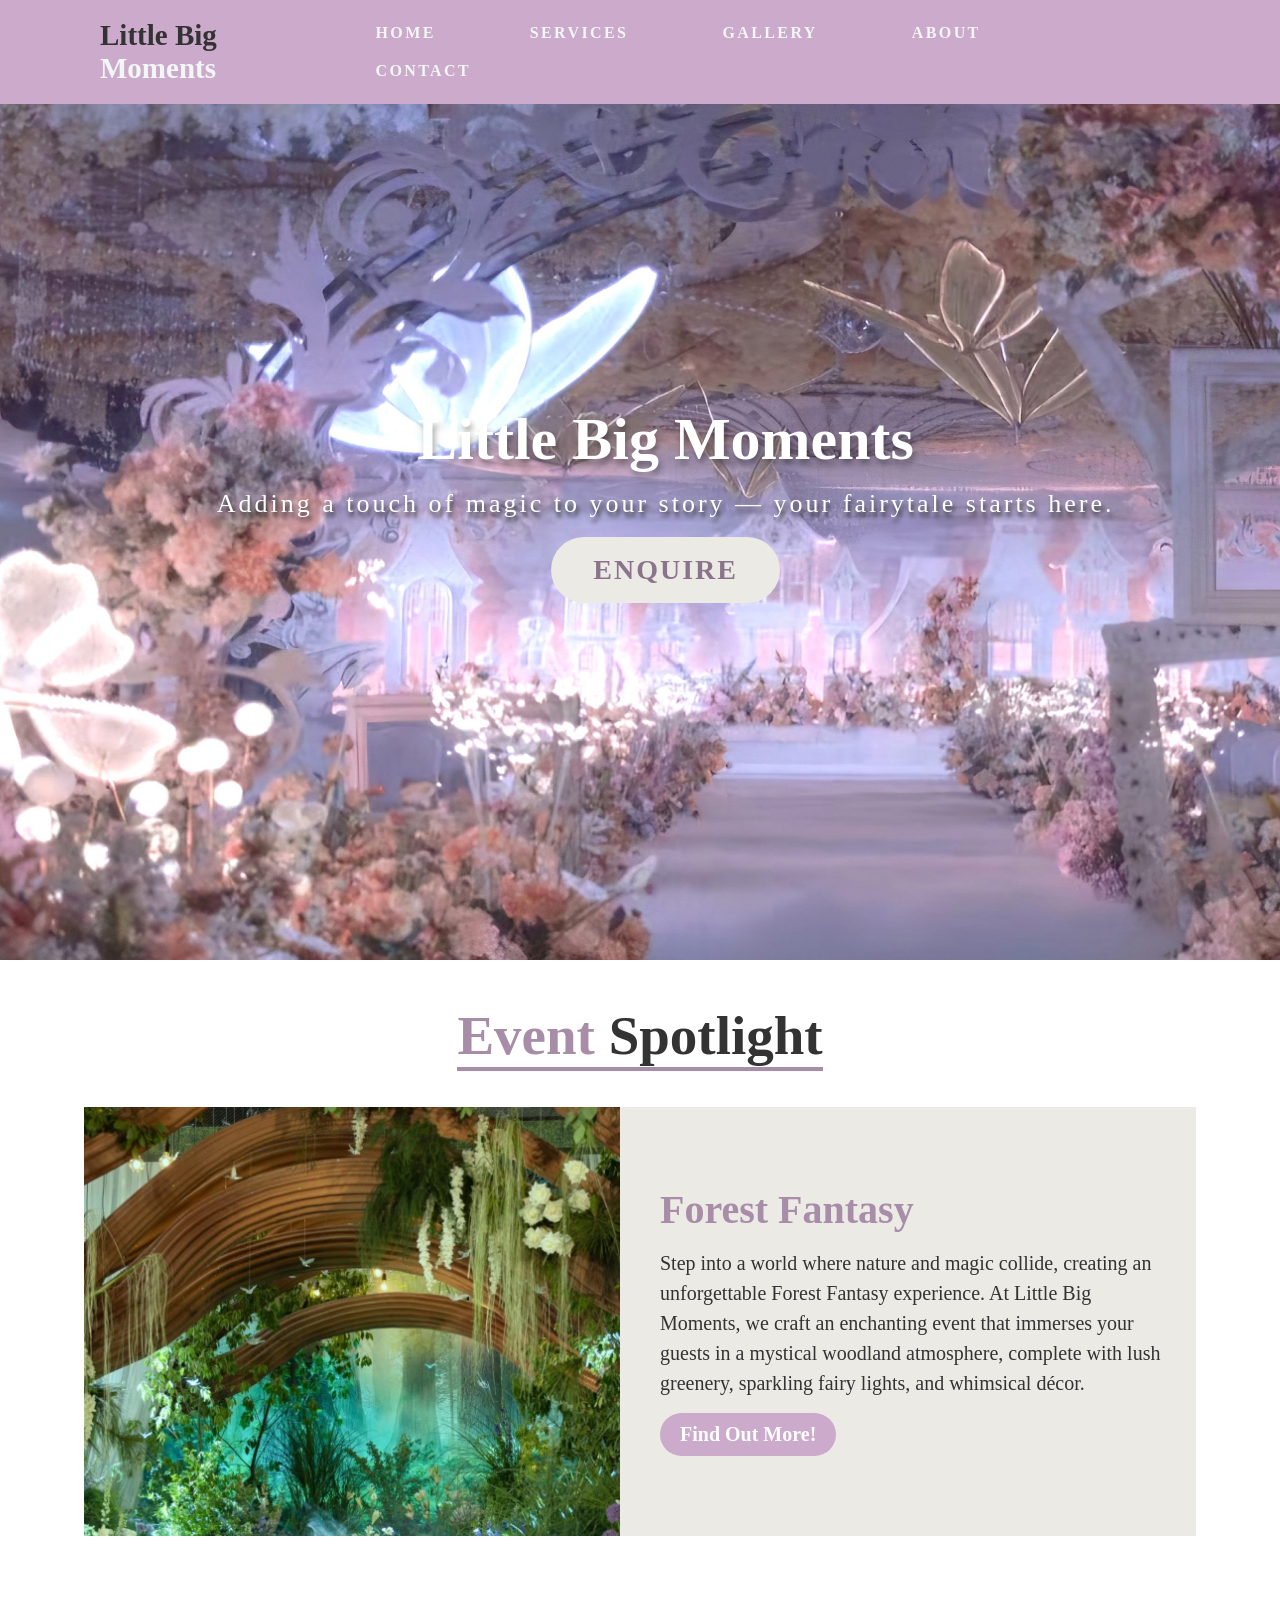
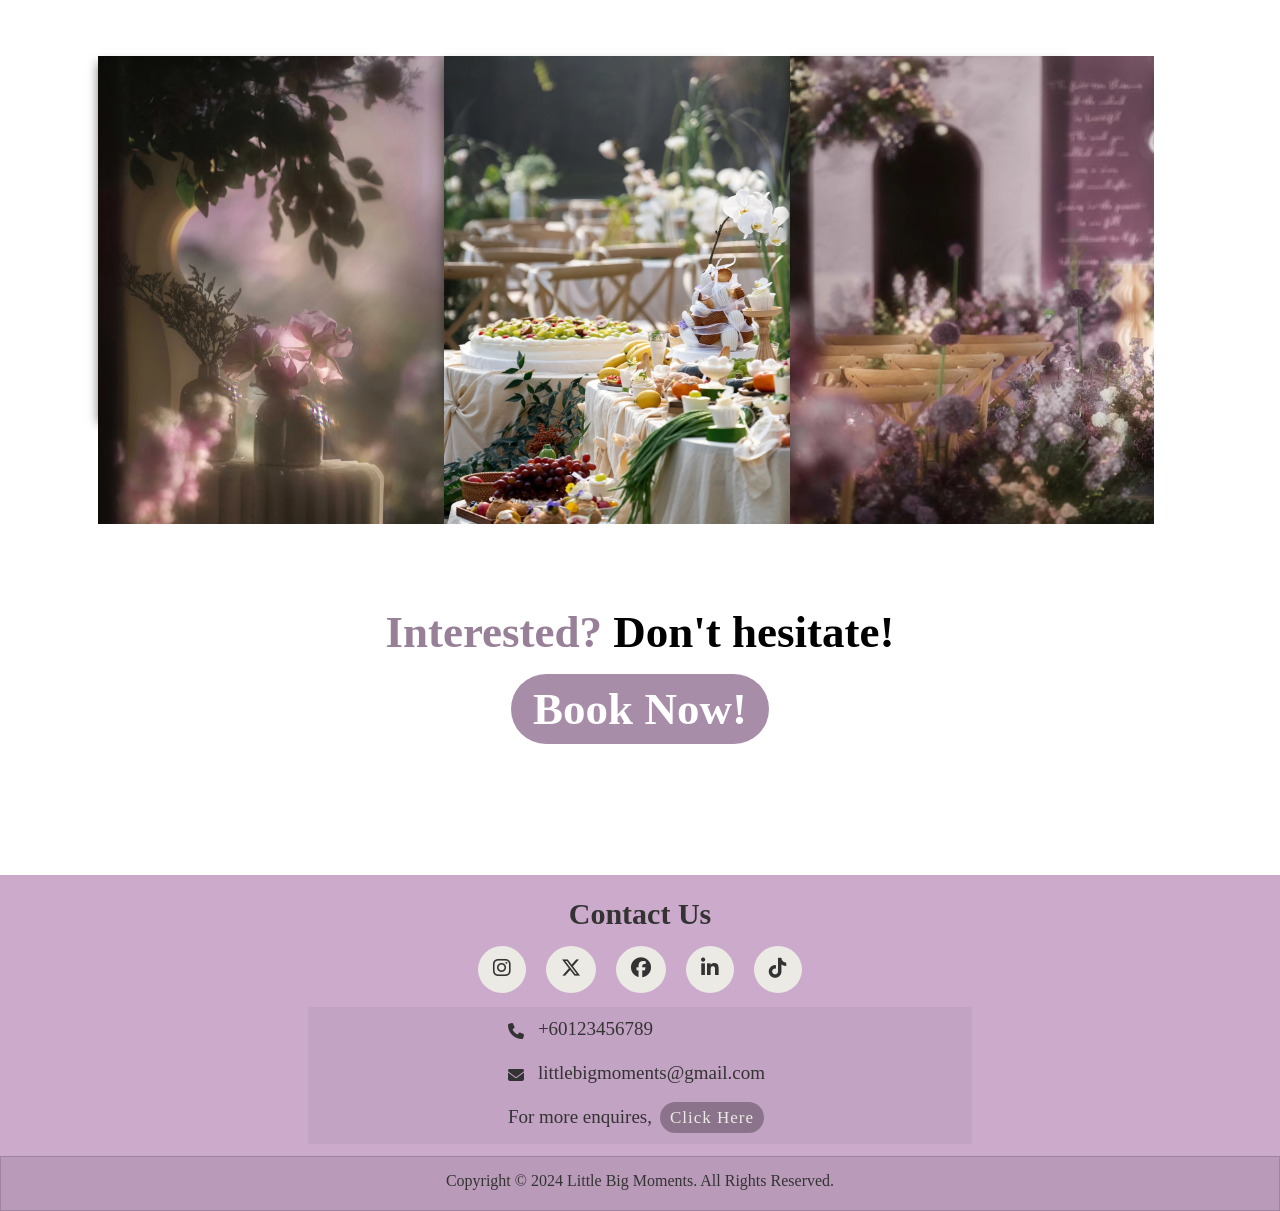
<file: index.html>
<!DOCTYPE html>
<html lang="en">
<head>
    <meta charset="UTF-8">
    <meta name="viewport" content="width=device-width, initial-scale=1.0">
    <title>Little Big Moments</title>
    <link rel="stylesheet" href="index.css">
    <link rel="stylesheet" href="https://cdnjs.cloudflare.com/ajax/libs/font-awesome/6.7.0/css/all.min.css">
    <link href="https://fonts.cdnfonts.com/css/helvetica-neue-55" rel="stylesheet">
</head>
<body>

    <!--Navigation Bar-->
    <nav>
        <div id="logo"><a href="#"><span>Little Big</span> Moments</a></div>
        <ul>
            <li><a href="#" class="navlink">Home</a></li>
            <li><a href="SERVICE PAGE.html" class="navlink">Services</a></li>
            <li><a href="gallery.html" class="navlink">Gallery</a></li>
            <li><a href="About us page.html" class="navlink">About</a></li>
            <li><a href="contact-us.html" class="navlink">Contact</a></li>
        </ul>
    </nav>

    <!--Banner-->
    <div class="hero-full">
        <div class="hero">
            <img src="banner.jpg">
        </div>

        <div class="hero-text">
            <div class="hero-text-h1"><h1>Little Big Moments</h1></div>
            <p>Adding a touch of magic to your story — your fairytale starts here.</p>
            <a href="contact-us.html">Enquire</a>
        </div>
    </div>

    <!--Event Spotlight-->
    <div class="e1-heading">
        <h1><span>Event</span> Spotlight</h1>
    </div>
    <div class="e1-container">
        <section class="e1">
            <div class="e1-img">
                <img src="event.jpg">
            </div>
        
            <div class="e1-content">
                <h2>Forest Fantasy</h2>
                <p>Step into a world where nature and magic collide, creating an unforgettable Forest Fantasy experience. At Little Big Moments, we craft an enchanting event that immerses your guests in a mystical woodland atmosphere, complete with lush greenery, sparkling fairy lights, and whimsical décor.</p>
                <a href="SERVICE PAGE.html" class="e1-button">Find Out More!</a>
            </div>
        </section>
    </div>

    <!--Cards Section-->
    <div class="cards">
        <div class="c-wrapper">
            <div class="card">
                <img src="card 2.jpg">
                <div class="info">
                    <h1>Services</h1>
                    <p>Check out what we have to offer!</p>
                    <a href="SERVICE PAGE.html" class="btn">More</a>
                </div>
            </div>

            <div class="card">
                <img src="card 1.jpg">
                <div class="info">
                    <h1>Gallery</h1>
                    <p>Take inspiration from our previous events!</p>
                    <a href="gallery.html" class="btn">More</a>
                </div>
            </div>

            <div class="card">
                <img src="card 3.jpg">
                <div class="info">
                    <h1>About Us</h1>
                    <p>Get to know us better!</p>
                    <a href="About us page.html" class="btn">More</a>
                </div>
            </div>
        </div>
    </div>

    <!--Book now button-->
    <div class="book-now">
        <p><span>Interested?</span> Don't hesitate!</p>
        <div class="book-now-btn"><a href="contact-us.html">Book Now!</a></div>
    </div>

    <!--Footer-->
    <footer>
        <div class="footer-content">
            <h2>Contact Us</h2>
            <ul class="socials">
                <li><a href="https://www.instagram.com/audreytjw/" target="blank"><i class="fa-brands fa-instagram"></i></a></li>
                <li><a href="https://www.instagram.com/ayeshaimtiiyaz/" target="blank"><i class="fa-brands fa-x-twitter"></i></a></li>
                <li><a href="https://www.instagram.com/_fateh.j/" target="blank"><i class="fa-brands fa-facebook"></i></a></li>
                <li><a href="https://www.instagram.com/hayley.lq/" target="blank"><i class="fa-brands fa-linkedin-in"></i></a></li>
                <li><a href="https://www.instagram.com/janani.jane06/" target="blank"><i class="fa-brands fa-tiktok"></i></a></li>
            </ul>
            <div class="contact-border">
                <ul class="contact-info">
                    <li>
                        <span><i class="fa-solid fa-phone"></i></span><p>+60123456789</p>
                    </li>
                    <li>
                        <span><i class="fa-solid fa-envelope"></i></span><p>littlebigmoments@gmail.com</p>
                    </li>
                </ul>
                <p>For more enquires,<a href="contact-us.html" class="click-here">Click Here</a></p>
            </div>
        </div>

        <div class="copyright">
             <p>Copyright &copy; 2024 Little Big Moments. All Rights Reserved.</p>
        </div>
    </footer>

</body>
</html>
</file>
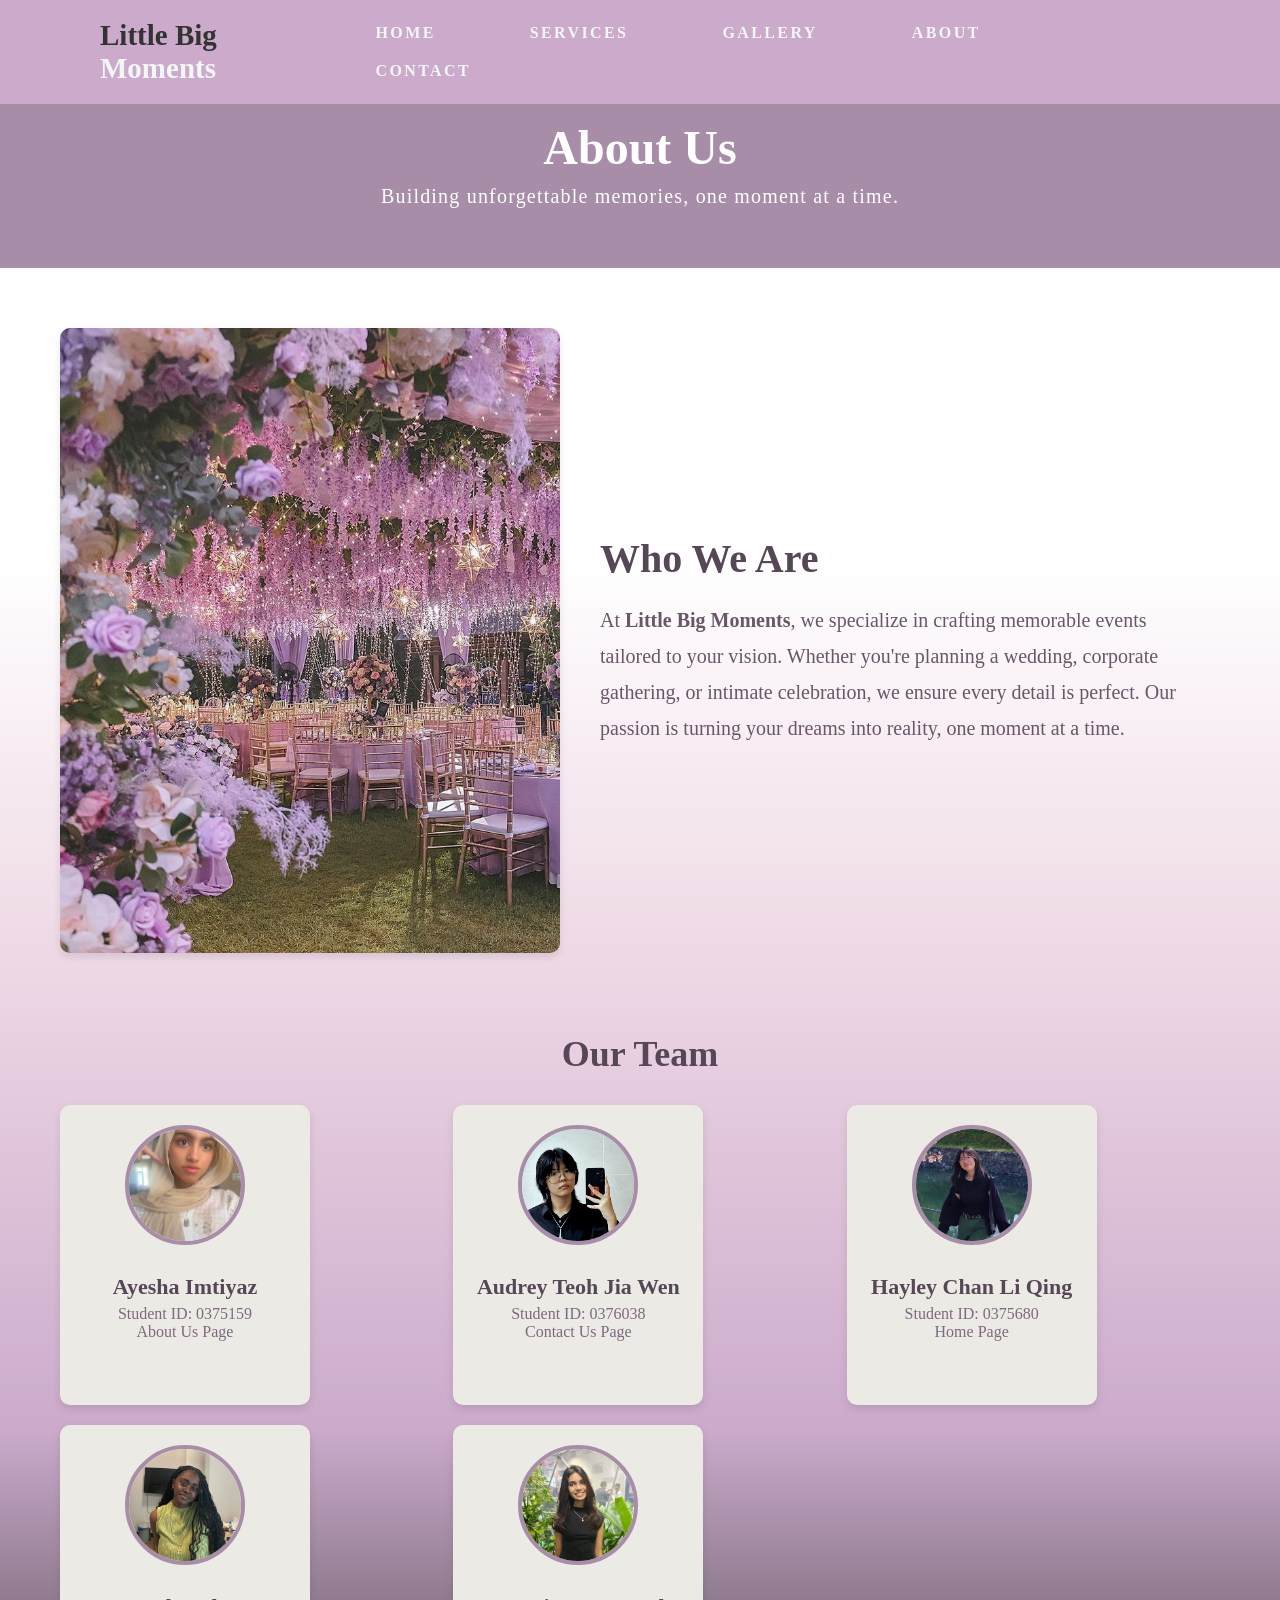
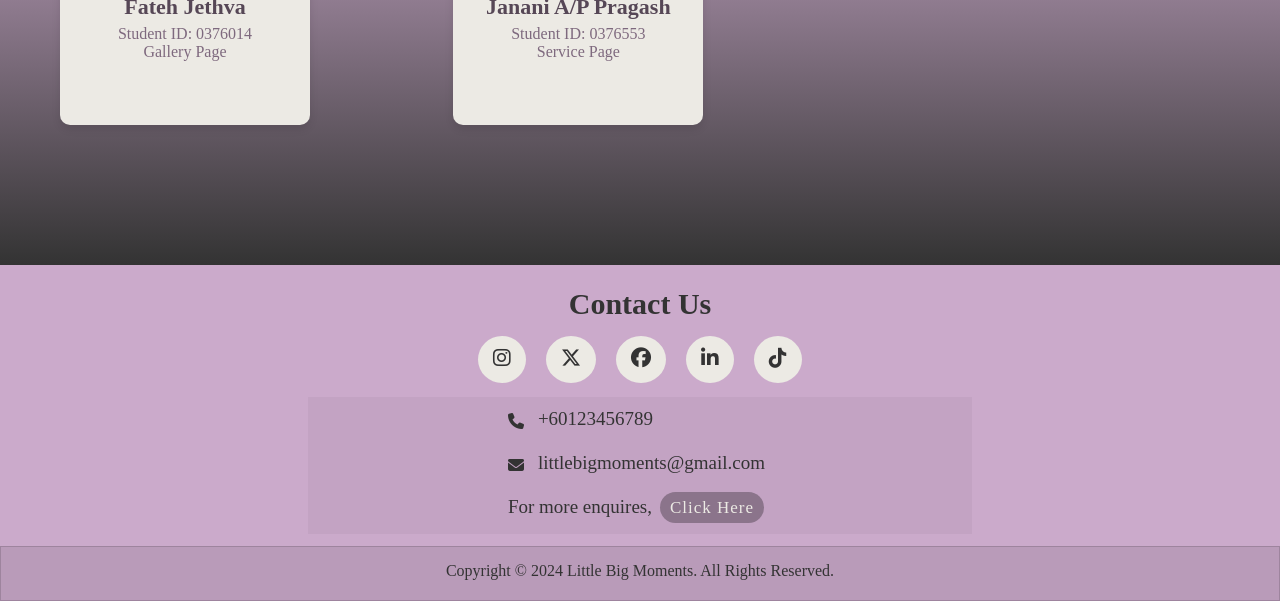
<file: About us page.html>
<!DOCTYPE html>
<html lang="en">
<head>
    <meta charset="UTF-8">
    <meta name="viewport" content="width=device-width, initial-scale=1.0">
    <title>About Us</title>
    <link rel="stylesheet" href="https://cdnjs.cloudflare.com/ajax/libs/font-awesome/6.7.0/css/all.min.css">
    <style>
        :root {
            --eggplant: #564756ff;
            --eggplant-2: #5f4e5fff;
            --eggplant-3: #695669ff;
            --chinese-violet: #735f73ff;
            --chinese-violet-2: #7e697eff;
            --mountbatten-pink: #8b748bff;
            --mountbatten-pink-2: #998099ff;
            --rose-quartz: #a88da8ff;
            --lilac: #b99bb9ff;
            --lilac-2: #cbaacbff;
            --white: #ffffff;
        }

        *{
            text-decoration: none;
            padding: 0;
            margin: 0;
            box-sizing: border-box;
        }

        body {
            font-family: 'Times New Roman', Times, serif;
            margin: 0;
            padding: 0;
            background: linear-gradient(white 30%, #ECD5E3, #CBAACB, #333), url('https://www.transparenttextures.com/patterns/glitter.png');
            color: var(--eggplant);
            background-blend-mode: overlay;
            background-size: cover;
            min-height: 100%;
            padding-top: 60px;
            width: 100%;
            overflow-x: hidden;
        }

        html{
            scroll-behavior: smooth;
        }

        /* Navigation Bar */
        nav{
            display: flex;
            align-items: center;
            justify-content: space-between;
            padding: 14px 100px;
            background-color: #CBAACB;
            position: fixed;
            top: 0;
            width: 100%;
            z-index: 9999;
        }
        #logo{
            font-size: 29px;
            font-weight: bold;
            transition: 0.2s ease-in-out;
            position: relative;
        }
        #logo a{
            color: #F2F7F5;
        }
        #logo span{
            color: #333
        }
        #logo:hover{
            transform: scale(1.06);
        }
        nav ul li{
            list-style-type: none;
            display: inline-block;
            padding: 10px 20px;
        }
        nav ul li a{
            color: #F2F7F5;
            text-decoration: none;
            font-weight: bold;
            font-size: 16px;
            padding: 25px;
            text-transform: uppercase;
            letter-spacing: 0.15em;
            position: relative;
            outline: none;
            transition: 0.2s;
        }
        nav ul li a:hover{
            color:#333;
            transition: .3s;
        }
        .navlink::after {
            content: "";
            background-color: #333;
            position: absolute;
            bottom: 0;
            left: 0;
            height: 3.5px;
            width: 0;
            transition: 0.35s;
        }
        .navlink:hover,
        .navlink:focus {
            color: #333;
        }
        .navlink:hover::after,
        .navlink:focus::after {
            background-color: #333;
            width: 100%;
        }

        /* Header Section */
        header {
            background-color: var(--rose-quartz);
            color: var(--white);
            padding: 60px 20px;
            text-align: center;
        }

        header h1 {
            font-size: 48px;
            margin: 0;
            font-weight: bold;
        }

        header p {
            font-size: 20px;
            margin-top: 10px;
            letter-spacing: 1.2px;
        }

        @media only screen and (max-width: 900px){
            header{
                padding: 50px 20px;
                padding-top: 250px;
            }
            nav ul li{
            padding: 15px 20px;
            }
        }

        /* About Section */
        .about-section {
            display: flex;
            flex-wrap: wrap;
            align-items: center;
            max-width: 1200px;
            margin: 40px auto;
            padding: 20px;
            gap: 20px;
        }

        .about-section img {
            flex: 1;
            max-width: 500px;
            border-radius: 10px;
            box-shadow: 0 4px 8px rgba(0, 0, 0, 0.1);
        }

        .about-text {
            flex: 1;
            padding: 20px;
        }

        .about-text h2 {
            font-size: 40px;
            color: var(--eggplant);
            margin-bottom: 20px;
        }

        .about-text p {
            font-size: 20px;
            line-height: 1.8;
            color: var(--eggplant-3);
        }

        /* Team Section */
        .team {
            max-width: 1200px;
            margin: 40px auto;
            padding: 20px;
        }

        .team h2 {
            text-align: center;
            font-size: 36px;
            color: var(--eggplant);
            margin-bottom: 30px;
        }

        .team-grid {
            display: grid;
            grid-template-columns: repeat(3, 1fr);
            gap: 20px;
            justify-content: center;
            margin-bottom: 80px;
        }

        .team-grid .team-member:nth-child(4),
        .team-grid .team-member:nth-child(5) {
            grid-column: span 1;
        }

        .team-member {
            background-color: #ECEAE4;
            border-radius: 10px;
            padding: 20px;
            text-align: center;
            box-shadow: 0 4px 8px rgba(0, 0, 0, 0.1);
            transition: transform 0.3s ease;
            width: 250px;
            height: 300px;
        }

        .team-member:hover {
            transform: translateY(-10px);
        }

        .team-member img {
            width: 120px;
            height: 120px;
            border-radius: 50%;
            object-fit: cover;
            margin-bottom: 15px;
            border: 4px solid var(--rose-quartz);
        }

        .team-member h3 {
            font-size: 22px;
            color: var(--eggplant);
            margin: 10px 0 5px;
        }

        .team-member p {
            font-size: 16px;
            color: var(--chinese-violet-2);
        }

        /* Footer Section */
        footer{
            width: 100%;
            height: auto;
            background: #CBAACB;
            padding-top: 15px;
            color: #333;
            position: absolute;
        }
        .footer-content{
            display: flex;
            align-items: center;
            justify-content: center;
            flex-direction: column;
        }
        .footer-content h2{
            font-size: 30px;
            font-weight: bold;
            line-height: 3rem;
        }
        .footer-content p{
            max-width: 500px;
            margin: 10px auto;
            line-height: 28px;
            font-size: 18px;
        }
        .contact-info{
            position: relative;
            list-style: none;
        }
        .contact-info li{
            display: grid;
            grid-template-columns: 30px 1fr;
            margin-bottom: 0;
        }
        .contact-info li span{
            display: grid;
            align-items: center;
        }
        .contact-info li p{
            margin-left: 0;
        }
        .footer-content p{
            font-size: 19px;
            margin-top: 0;
        }
        .footer-content .click-here{
            margin: 8px;
            border: 2px solid transparent;
            border-radius: 20px;
            background-color: #8b748bff;
            color:#ECEAE4;
            padding: 4px 8px;
            transition: 0.25s ease-in-out;
            letter-spacing: 1px;
            font-size: 17px;
        }
        .footer-content .click-here:hover{
            background-color: #695669ff;
            color:#ECEAE4;
            box-shadow: 0px 2px 5px rgba(0, 0, 0, 0.5);
        }
        .contact-border p{
            margin-top: 6px;
        }
        .contact-border{
            padding: 2px 200px;
            background-color: rgba(0, 0, 0, 0.04);
            transition: 0.3s ease-in-out;
            margin-bottom: 12px;
        }
        .contact-border:hover{
            background-color: rgba(0, 0, 0, 0.09);
            box-shadow: 0px 5px 12px rgba(0, 0, 0, 0.4);
        }
        .socials{
            list-style: none;
            display: flex;
            align-items: center;
            justify-content: center;
            margin-bottom: 28px;
            margin-top: 20px;
        }
        .socials li{
            margin: 0 10px;
            transition: 0.25s ease-in-out;
        }
        .socials a{
            text-decoration: none;
            color: #333;
            border: 15px solid transparent;
            border-radius: 50%;
            background-color: #ECEAE4;
            color:#333;
            transition: 0.25s ease-in-out;
        }
        .socials a i{
            font-size: 20px;
        }
        .socials a:hover{
            color: #ECEAE4;
            background-color: #695669ff;
        }
        .socials li:hover{
            transform: scale(1.15);
        }
        .copyright{
            width: 100%;
            background: #b99bb9ff;
            padding: 15px 100px 20px;
            text-align: center;
            color: #333;
            border: 1px solid rgba(0,0,0,0.15);
        }
        @media only screen and (max-width: 800px){
            .footer-content .click-here{
                margin: 0;
            }
            .team-grid {
            grid-template-columns: repeat(1, 1fr);
            margin-left: 120px;
            margin-right: auto;
            }
        }

    </style>
</head>

    <!--Navigation Bar-->
    <nav>
        <div id="logo"><a href="index.html"><span>Little Big</span> Moments</a></div>
        <ul>
            <li><a href="index.html" class="navlink">Home</a></li>
            <li><a href="SERVICE PAGE.html" class="navlink">Services</a></li>
            <li><a href="gallery.html" class="navlink">Gallery</a></li>
            <li><a href="#" class="navlink">About</a></li>
            <li><a href="contact-us.html" class="navlink">Contact</a></li>
        </ul>
    </nav>

<body>
    <!-- Header -->
    <header>
        <h1>About Us</h1>
        <p>Building unforgettable memories, one moment at a time.</p>
    </header>

    <!-- About Section -->
    <div class="about-section">
        <img src="about us.jpg" alt="Wedding Event">
        <div class="about-text">
            <h2>Who We Are</h2>
            <p>
                At <strong>Little Big Moments</strong>, we specialize in crafting memorable events tailored to your vision. 
                Whether you're planning a wedding, corporate gathering, or intimate celebration, we ensure every detail is perfect. 
                Our passion is turning your dreams into reality, one moment at a time.
            </p>
        </div>
    </div>

    <!-- Team Section -->
    <div class="team">
        <h2>Our Team</h2>
        <div class="team-grid">
            <!-- First Row -->
            <div class="team-member">
                <img src="ayesha.jpg" alt="Ayesha Imtiyaz">
                <h3>Ayesha Imtiyaz</h3>
                <p>Student ID: 0375159</p>
                <p>About Us Page</p>
            </div>
            <div class="team-member">
                <img src="audrey.jpg" alt="Audrey Teoh Jia Wen">
                <h3>Audrey Teoh Jia Wen</h3>
                <p>Student ID: 0376038</p>
                <p>Contact Us Page</p>
            </div>
            <div class="team-member">
                <img src="hayley.jpg" alt="Hayley Chan Li Qing">
                <h3>Hayley Chan Li Qing</h3>
                <p>Student ID: 0375680</p>
                <p>Home Page</p>
            </div>
            <!-- Second Row -->
            <div class="team-member">
                <img src="fateh.jpg" alt="Fateh Jethva">
                <h3>Fateh Jethva</h3>
                <p>Student ID: 0376014</p>
                <p>Gallery Page</p>
            </div>
            <div class="team-member">
                <img src="janani.jpg" alt="Janani A/P Pragash">
                <h3>Janani A/P Pragash</h3>
                <p>Student ID: 0376553</p>
                <p>Service Page</p>
            </div>
        </div>
    </div>

    <!--Footer-->
    <footer>
        <div class="footer-content">
            <h2>Contact Us</h2>
            <ul class="socials">
                <li><a href="https://www.instagram.com/audreytjw/" target="blank"><i class="fa-brands fa-instagram"></i></a></li>
                <li><a href="https://www.instagram.com/ayeshaimtiiyaz/" target="blank"><i class="fa-brands fa-x-twitter"></i></a></li>
                <li><a href="https://www.instagram.com/_fateh.j/" target="blank"><i class="fa-brands fa-facebook"></i></a></li>
                <li><a href="https://www.instagram.com/hayley.lq/" target="blank"><i class="fa-brands fa-linkedin-in"></i></a></li>
                <li><a href="https://www.instagram.com/janani.jane06/" target="blank"><i class="fa-brands fa-tiktok"></i></a></li>
            </ul>
            <div class="contact-border">
                <ul class="contact-info">
                    <li>
                        <span><i class="fa-solid fa-phone"></i></span><p>+60123456789</p>
                    </li>
                    <li>
                        <span><i class="fa-solid fa-envelope"></i></span><p>littlebigmoments@gmail.com</p>
                    </li>
                </ul>
                <p>For more enquires,<a href="contact-us.html" class="click-here">Click Here</a></p>
            </div>
        </div>

        <div class="copyright">
             <p>Copyright &copy; 2024 Little Big Moments. All Rights Reserved.</p>
        </div>
    </footer>

</body>
</html>
</file>
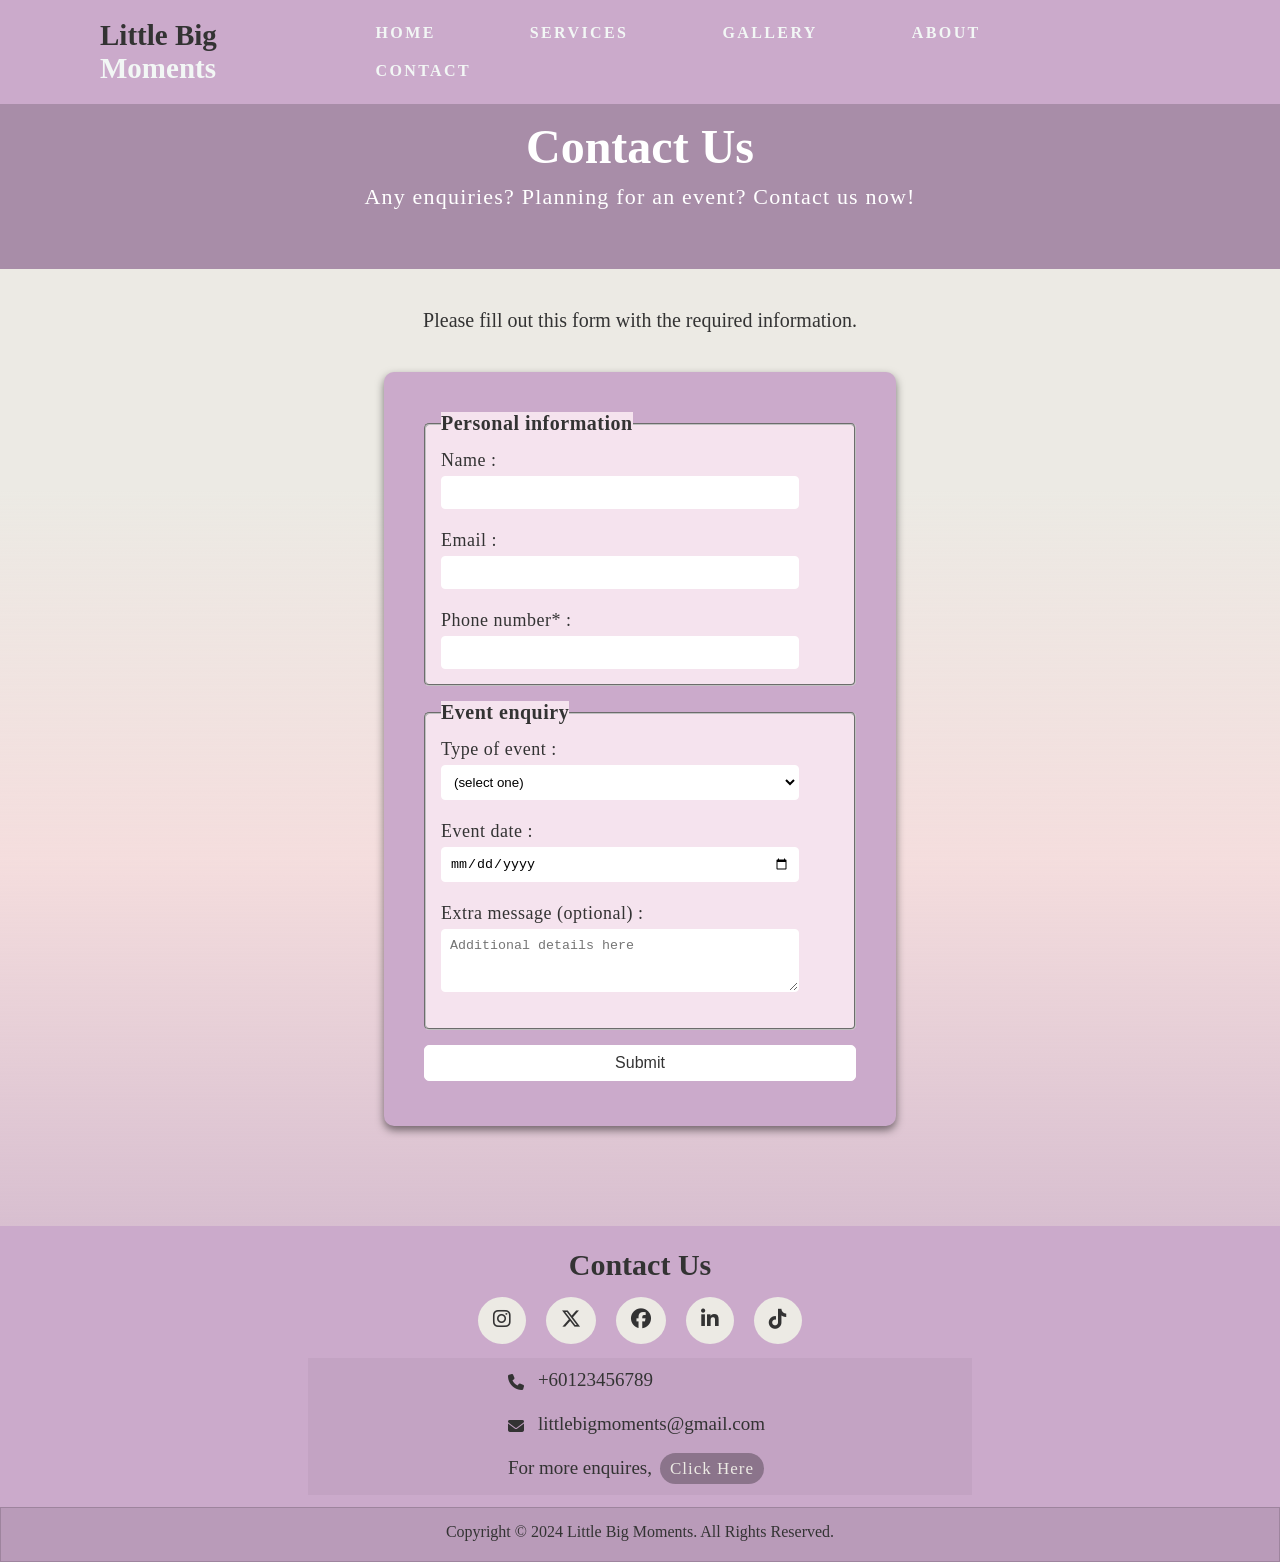
<file: contact-us.html>
<!DOCTYPE html>
<html lang="en">
<head>
    <meta charset="UTF-8">
    <meta name="viewport" content="width=device-width, initial-scale=1.0">
    <title>Contact Us</title>
    <link rel="stylesheet" href="contact-us.css">
    <link rel="stylesheet" href="https://cdnjs.cloudflare.com/ajax/libs/font-awesome/6.7.0/css/all.min.css">
</head>
<body>

    <!--Navigation Bar-->
    <nav>
        <div id="logo"><a href="index.html"><span>Little Big</span> Moments</a></div>
        <ul>
            <li><a href="index.html" class="navlink">Home</a></li>
            <li><a href="SERVICE PAGE.html" class="navlink">Services</a></li>
            <li><a href="gallery.html" class="navlink">Gallery</a></li>
            <li><a href="About us page.html" class="navlink">About</a></li>
            <li><a href="#" class="navlink">Contact</a></li>
        </ul>
    </nav>

    <!-- Header -->
    <header>
        <h1>Contact Us</h1>
        <p>Any enquiries? Planning for an event? Contact us now!</p>
    </header>

    <p class="instruction">Please fill out this form with the required information.</p>
    <div class="form">
        <form method="get" action="submitted.html"> <!--redirects to the page submitted.html once the form is submitted-->
            <fieldset class="info">
                <legend class="info">Personal information</legend>
                <label for="name">Name : </label>
                <input id="name" name="name" type="text" required><br>
                <label for="email">Email : </label>
                <input id="email" name="email" type="email" required></label><br>
                <label for="phone">Phone number* : </label>
                <input id="phone" name="phone" type="tel" required>
            </fieldset>
            <fieldset class="enquiry">
                <legend class="enquiry">Event enquiry</legend>
                <label for="event-type">Type of event : </label>
                <select id="event-type" name="event-type">
                    <option value="">(select one)</option>
                    <option value="1">Wedding Event</option>
                    <option value="2">Party Planning</option>
                    <option value="3">Corporate Event</option>
                    <option value="4">Conference Event</option>
                    <option value="5">Launching Event</option>
                    <option value="6">Outdoor Event</option>
                </select><br>
                <label for="date">Event date : </label>
                <input id="date" name="date" type="date"><br>
                <label for="message">Extra message (optional) : </label>
                <textarea id="message" name="message" rows="3" cols="40" placeholder="Additional details here"></textarea><br>
            </fieldset>
            <input class="submit" type="submit" value="Submit">
        </form>
    </div> 
    
    <!--Footer-->
    <footer>
        <div class="footer-content">
            <h2>Contact Us</h2>
            <ul class="socials">
                <li><a href="https://www.instagram.com/audreytjw/" target="blank"><i class="fa-brands fa-instagram"></i></a></li>
                <li><a href="https://www.instagram.com/ayeshaimtiiyaz/" target="blank"><i class="fa-brands fa-x-twitter"></i></a></li>
                <li><a href="https://www.instagram.com/_fateh.j/" target="blank"><i class="fa-brands fa-facebook"></i></a></li>
                <li><a href="https://www.instagram.com/hayley.lq/" target="blank"><i class="fa-brands fa-linkedin-in"></i></a></li>
                <li><a href="https://www.instagram.com/janani.jane06/" target="blank"><i class="fa-brands fa-tiktok"></i></a></li>
            </ul>
            <div class="contact-border">
                <ul class="contact-info">
                    <li>
                        <span><i class="fa-solid fa-phone"></i></span><p>+60123456789</p>
                    </li>
                    <li>
                        <span><i class="fa-solid fa-envelope"></i></span><p>littlebigmoments@gmail.com</p>
                    </li>
                </ul>
                <p>For more enquires,<a href="#" class="click-here">Click Here</a></p>
            </div>
            
        </div>

        <div class="copyright">
             <p>Copyright &copy; 2024 Little Big Moments. All Rights Reserved.</p>
        </div>
    </footer>

</body>
</html>
</file>
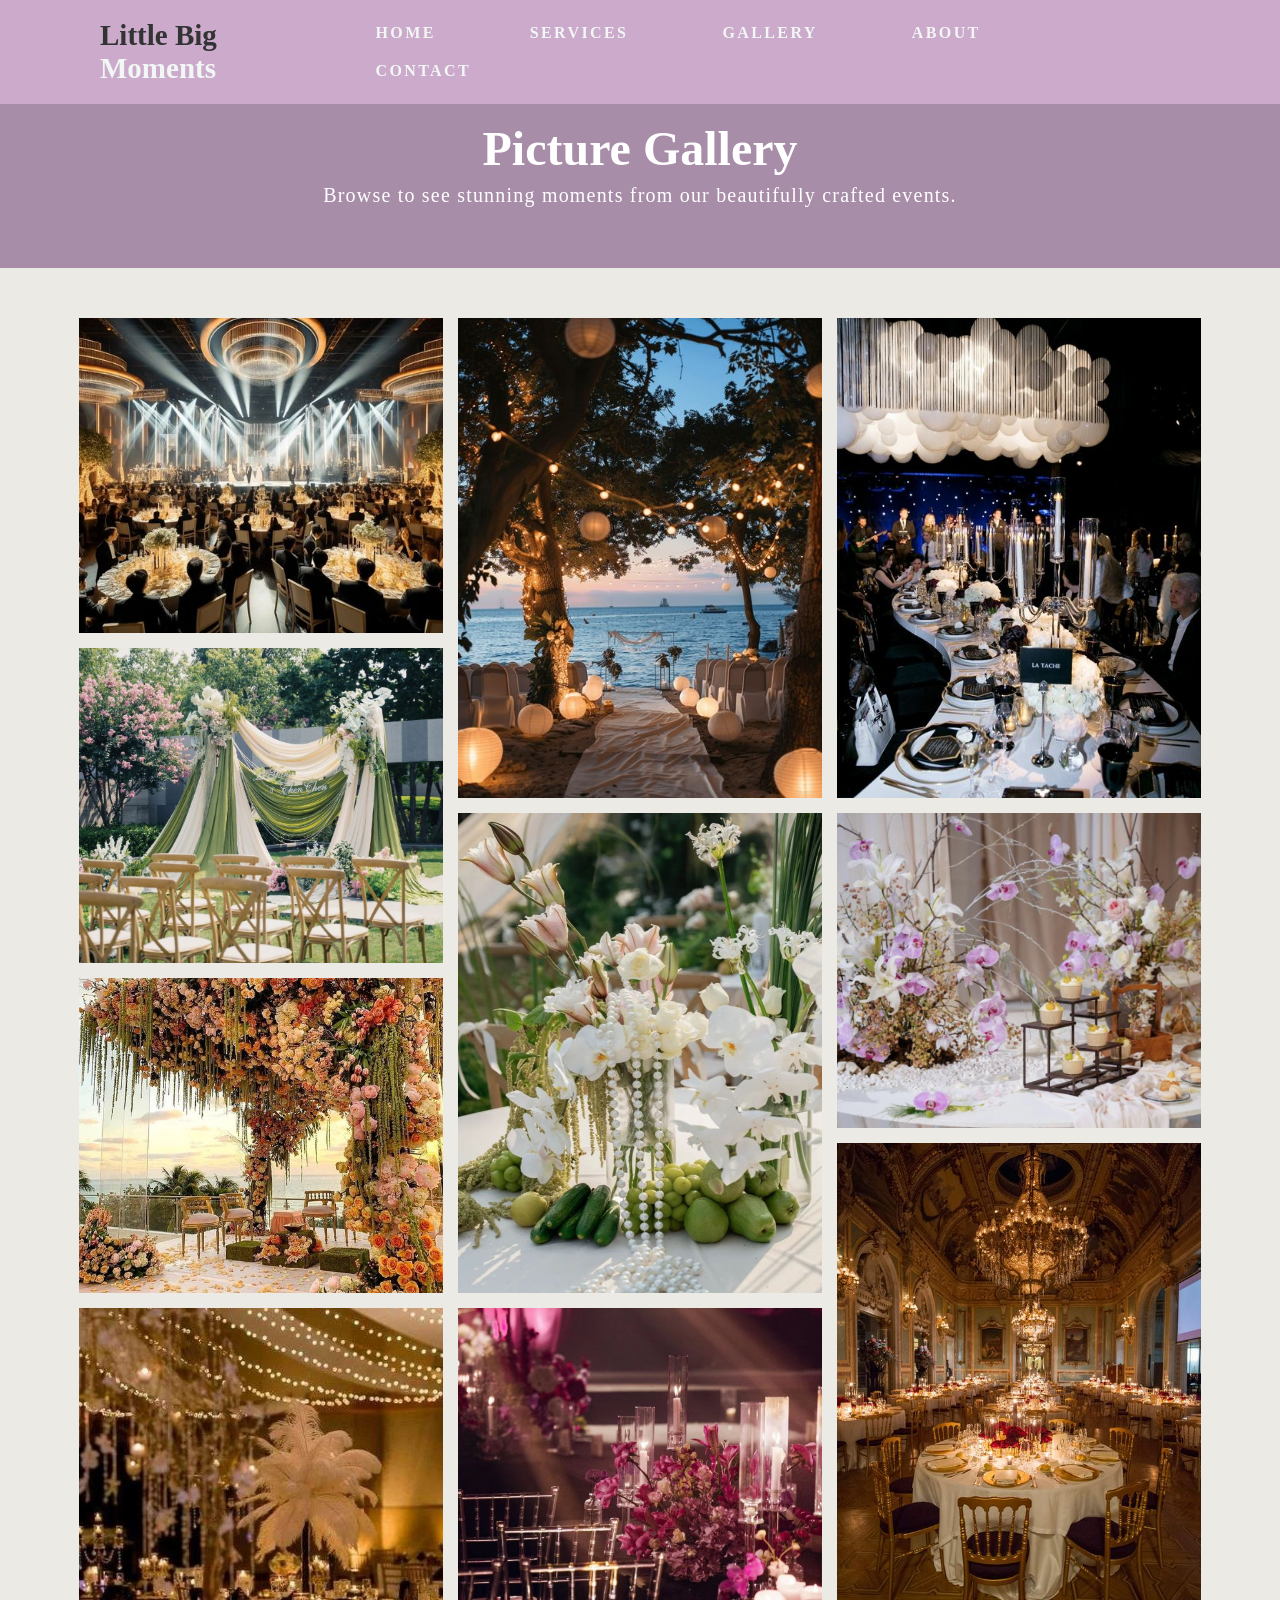
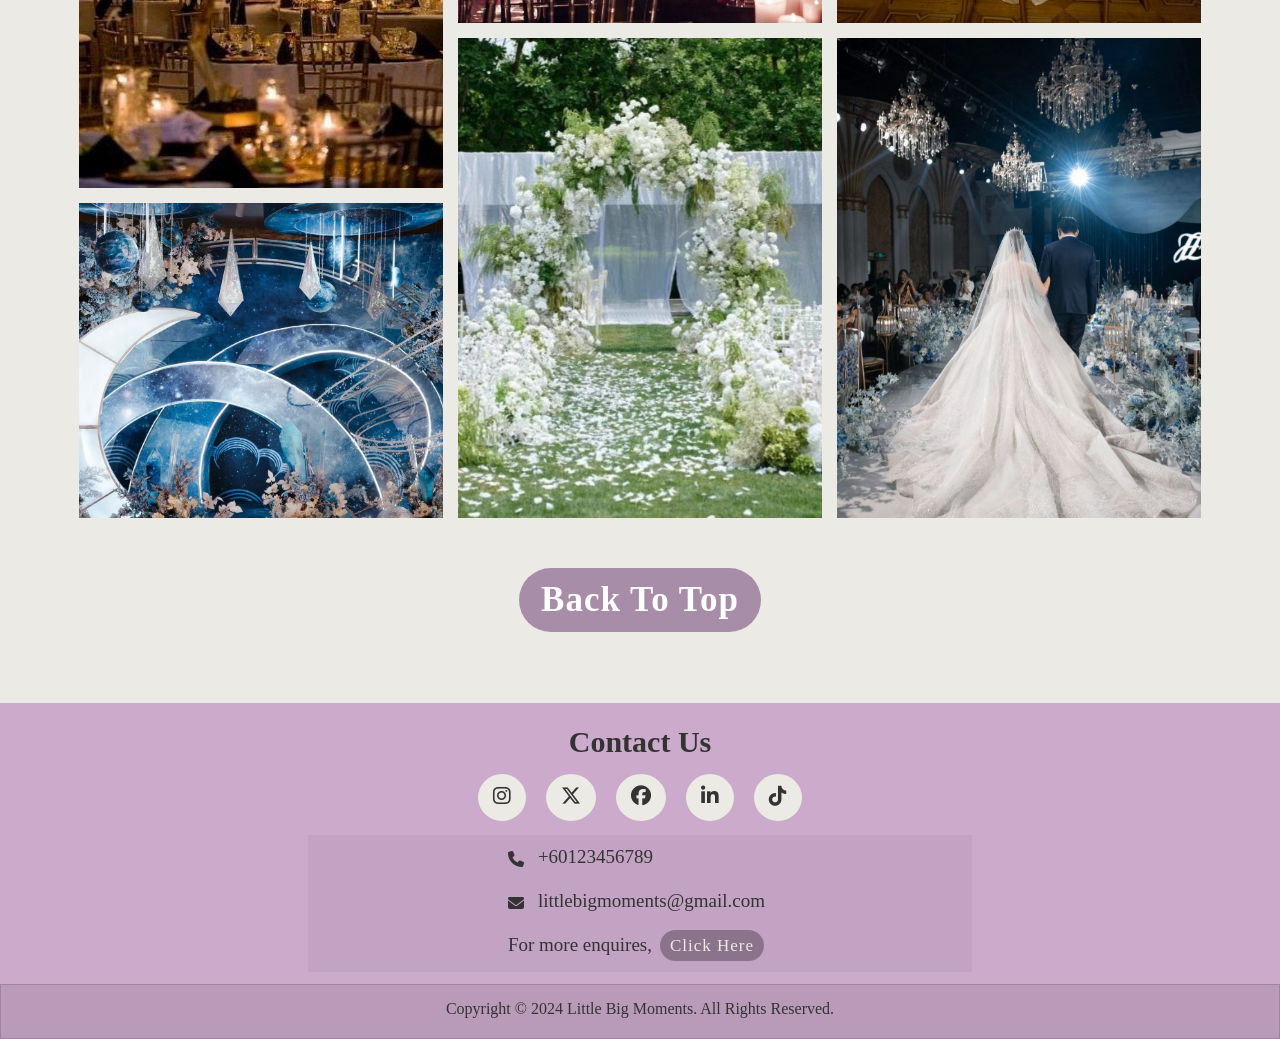
<file: gallery.html>
<!DOCTYPE html>
<html>
<head>
    <title>Gallery</title>
    <link rel="stylesheet" type="text/css" href="gallery.css">
    <link rel="stylesheet" href="https://cdnjs.cloudflare.com/ajax/libs/font-awesome/6.7.0/css/all.min.css">
</head>
<body>

    <!--Navigation Bar-->
    <nav>
        <div id="logo"><a href="index.html"><span>Little Big</span> Moments</a></div>
        <ul>
            <li><a href="index.html" class="navlink">Home</a></li>
            <li><a href="SERVICE PAGE.html" class="navlink">Services</a></li>
            <li><a href="#" class="navlink">Gallery</a></li>
            <li><a href="About us page.html" class="navlink">About</a></li>
            <li><a href="contact-us.html" class="navlink">Contact</a></li>
        </ul>
    </nav>

    <!--Header-->
    <header>
        <h3>Picture Gallery</h3>
        <p>Browse to see stunning moments from our beautifully crafted events.</p>
    </header>

    <!--Pictures-->
    <div class="container">
        <div class="item img1"><img src="1.jpg"></div>
        <div class="item img2"><img src="2.jpg"></div>
        <div class="item img3"><img src="3.jpg"></div>
        <div class="item img4"><img src="4.jpg"></div>
        <div class="item img5"><img src="5.jpg"></div>
        <div class="item img6"><img src="6.jpg"></div>
        <div class="item img7"><img src="7.jpg"></div>
        <div class="item img8"><img src="8.jpg"></div>
        <div class="item img9"><img src="9.jpg"></div>
        <div class="item img10"><img src="10.jpg"></div>
        <div class="item img11"><img src="11.jpg"></div>
        <div class="item img12"><img src="12.jpg"></div>
        <div class="item img13"><img src="13.jpg"></div>
    </div>

    <!--Back To Top button-->
    <div class="back-to-top">
        <a href="#">Back To Top</a>
    </div>

    <!--Footer-->
    <footer>
        <div class="footer-content">
            <h2>Contact Us</h2>
            <ul class="socials">
                <li><a href="https://www.instagram.com/audreytjw/" target="blank"><i class="fa-brands fa-instagram"></i></a></li>
                <li><a href="https://www.instagram.com/ayeshaimtiiyaz/" target="blank"><i class="fa-brands fa-x-twitter"></i></a></li>
                <li><a href="https://www.instagram.com/_fateh.j/" target="blank"><i class="fa-brands fa-facebook"></i></a></li>
                <li><a href="https://www.instagram.com/hayley.lq/" target="blank"><i class="fa-brands fa-linkedin-in"></i></a></li>
                <li><a href="https://www.instagram.com/janani.jane06/" target="blank"><i class="fa-brands fa-tiktok"></i></a></li>
            </ul>
            <div class="contact-border">
                <ul class="contact-info">
                    <li>
                        <span><i class="fa-solid fa-phone"></i></span><p>+60123456789</p>
                    </li>
                    <li>
                        <span><i class="fa-solid fa-envelope"></i></span><p>littlebigmoments@gmail.com</p>
                    </li>
                </ul>
                <p>For more enquires,<a href="contact-us.html" class="click-here">Click Here</a></p>
            </div>
        </div>

        <div class="copyright">
             <p>Copyright &copy; 2024 Little Big Moments. All Rights Reserved.</p>
        </div>
    </footer>
    
</body>
</file>
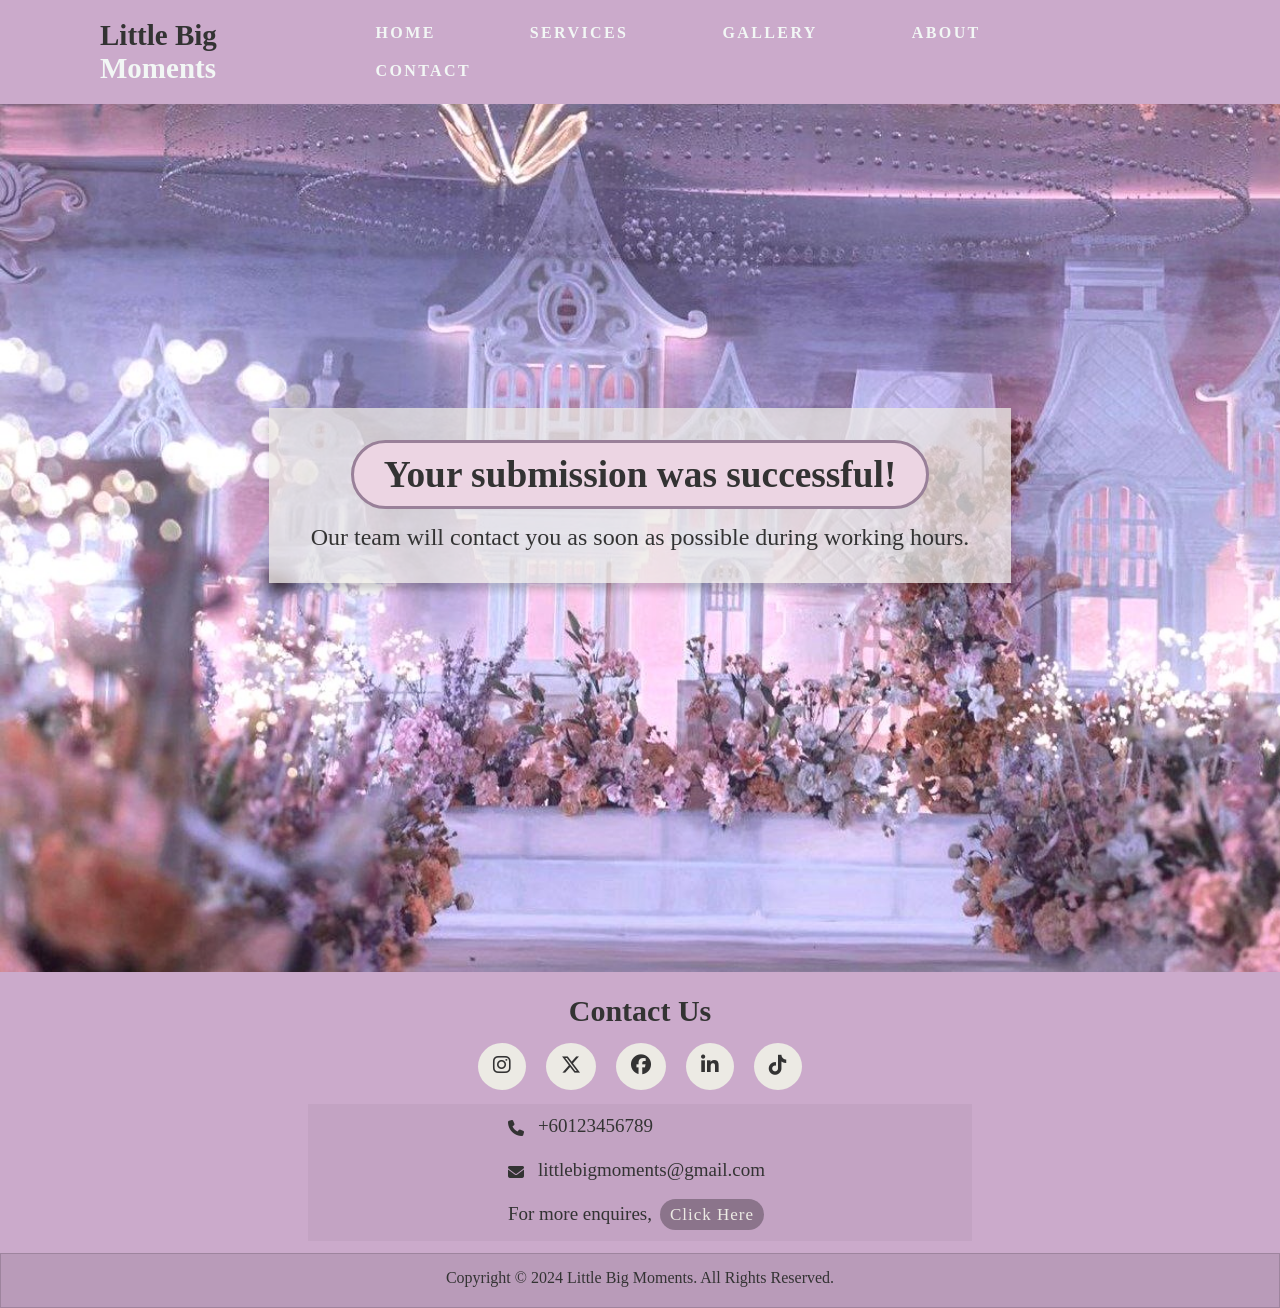
<file: submitted.html>
<!DOCTYPE html>
<html lang="en">
<head>
    <meta charset="UTF-8">
    <meta name="viewport" content="width=device-width, initial-scale=1.0">
    <title>Submission successful!</title>
    <link rel="stylesheet" href="submitted.css"> 
    <link rel="stylesheet" href="https://cdnjs.cloudflare.com/ajax/libs/font-awesome/6.7.0/css/all.min.css">
</head>
<body>

    <!--Navigation Bar-->
    <nav>
        <div id="logo"><a href="index.html"><span>Little Big</span> Moments</a></div>
        <ul>
            <li><a href="index.html" class="navlink">Home</a></li>
            <li><a href="SERVICE PAGE.html" class="navlink">Services</a></li>
            <li><a href="gallery.html" class="navlink">Gallery</a></li>
            <li><a href="About us page.html" class="navlink">About</a></li>
            <li><a href="contact-us.html" class="navlink">Contact</a></li>
        </ul>
    </nav>

    <div class="submitted"> <!--to seperate h2 and p elements from the background picture in body element-->
        <h2>Your submission was successful!</h2>
        <p>Our team will contact you as soon as possible during working hours.</p>
    </div>

    <!--Footer-->
    <footer>
        <div class="footer-content">
            <h2>Contact Us</h2>
            <ul class="socials">
                <li><a href="https://www.instagram.com/audreytjw/" target="blank"><i class="fa-brands fa-instagram"></i></a></li>
                <li><a href="https://www.instagram.com/ayeshaimtiiyaz/" target="blank"><i class="fa-brands fa-x-twitter"></i></a></li>
                <li><a href="https://www.instagram.com/_fateh.j/" target="blank"><i class="fa-brands fa-facebook"></i></a></li>
                <li><a href="https://www.instagram.com/hayley.lq/" target="blank"><i class="fa-brands fa-linkedin-in"></i></a></li>
                <li><a href="https://www.instagram.com/janani.jane06/" target="blank"><i class="fa-brands fa-tiktok"></i></a></li>
            </ul>
            <div class="contact-border">
                <ul class="contact-info">
                    <li>
                        <span><i class="fa-solid fa-phone"></i></span><p>+60123456789</p>
                    </li>
                    <li>
                        <span><i class="fa-solid fa-envelope"></i></span><p>littlebigmoments@gmail.com</p>
                    </li>
                </ul>
                <p>For more enquires,<a href="contact-us.html" class="click-here">Click Here</a></p>
            </div>
            
        </div>

        <div class="copyright">
             <p>Copyright &copy; 2024 Little Big Moments. All Rights Reserved.</p>
        </div>
    </footer>
</body>
</html>
</file>
<file: index.css>
*{
    text-decoration: none;
    padding: 0;
    margin: 0;
    box-sizing: border-box;
}
body{
    min-height: 100%;
    padding-top: 60px;
    width: 100%;
    overflow-x: hidden;
    font-family: 'Times New Roman', Times, serif;
}
html{
    scroll-behavior: smooth;
}

/* Navigation Bar */
nav{
    display: flex;
    align-items: center;
    justify-content: space-between;
    padding: 14px 100px;
    background-color: #CBAACB;
    position: fixed;
    top: 0;
    width: 100%;
    z-index: 9999;
}
#logo{
    font-size: 29px;
    font-weight: bold;
    transition: 0.2s ease-in-out;
    position: relative;
}
#logo a{
    color: #F2F7F5;
}
#logo span{
    color: #333
}
#logo:hover{
    transform: scale(1.06);
}
nav ul li{
    list-style-type: none;
    display: inline-block;
    padding: 10px 20px;
}
nav ul li a{
    color: #F2F7F5;
    text-decoration: none;
    font-weight: bold;
    font-size: 16px;
    padding: 25px;
    text-transform: uppercase;
    letter-spacing: 0.15em;
    position: relative;
	outline: none;
	transition: 0.2s;
}
nav ul li a:hover{
    color:#333;
    transition: .3s;
}
.navlink::after {
	content: "";
	background-color: #333;
	position: absolute;
	bottom: 0;
	left: 0;
	height: 3.5px;
	width: 0;
	transition: 0.35s;
}
.navlink:hover,
.navlink:focus {
	color: #333;
}
.navlink:hover::after,
.navlink:focus::after {
	background-color: #333;
	width: 100%;
}

/* Banner */
.hero img{
    width: 1900px;
    height: 900px;
}
.hero-full{
    margin:auto;
    width: 100%;
    text-align: center;
    align-items: center;
}
.hero-text{
    text-align: center;
    position: absolute;
    top: 30vh;
    color: white;
    left:2%;
    padding: 130px;
    margin: auto;
    width: 100%;
}
.hero-text h1{
    padding: 5px 50px;
    margin-bottom: 10px;
    font-size: 60px;
    text-shadow: 2px 5px 6px rgba(0, 0, 0, 0.352);
}
.hero-text p{
    font-size: 26px;
    padding: 0px 50px;
    margin-bottom: 18px;
    letter-spacing: 0.06em;
    margin-left: auto;
    margin-right: auto;
    text-shadow: 2px 5px 4px #333;
    font-weight: 300;
    letter-spacing: 3px;
    font-family: 'Helvetica Neue', 'times new roman', 'sans-serif';
}
.hero-text-h1{
    transition: 0.3s ease-in-out;
}
.hero-text-h1:hover {
    scale: 1.15;
    display:inline-block;
    cursor: default;
}
.hero-text a{
    display: inline-block;
    text-decoration: none;
    text-transform: uppercase;
    background: #ECEAE4;
    color: #8b748bff;
    padding: 15px 40px;
    letter-spacing: 2px;
    font-weight: bold;
    position: relative;
    transition: 0.3s ease-in-out;
    font-size: 28px;
    border: 2px solid transparent;
    border-radius: 40px;
}
.hero-text a:hover{
    background: #333;
    color: #ECEAE4;
    cursor: pointer;
    scale: 1.06;
}

/* Event Spotlight Section */
body .e1{
    background-color: #ECEAE4
}
.e1-heading{
    width: 90%;
    display: flex;
    justify-content: center;
    align-items: center;
    flex-direction: column;
    margin: 20px auto;
}
.e1-heading h1{
    font-size: 55px;
    color: #333;
    margin-top: 20px;
    margin-bottom: 10px;
    position: relative;
}
.e1-heading h1::after{
    content:"";
    position: absolute;
    width: 100%;
    height: 4px;
    display: block;
    margin: 0 auto;
    background-color: #a88da8ff;
}
.e1-heading h1 span{
    color: #a88da8ff;
}
.e1-container{
    width: 90%;
    margin: 0 auto;
    padding: 10px 20px;
}
.e1{
    display: flex;
    justify-content: space-between;
    align-items: center;
    flex-wrap: wrap;
}
.e1-img{
    flex: 1;
    margin-right: 40px;
    overflow: hidden;
}
.e1-img img{
    max-width: 100%;
    height: auto;
    display: block;
    transition: 0.5s ease;
}
.e1-img:hover img{
    transform: scale(1.15);
}
.e1-content{
    flex: 1;
}
.e1-content h2{
    font-size: 40px;
    margin-bottom: 15px;
    color: #a88da8ff;
}
.e1-content p{
    font-size: 20px;
    line-height: 1.5;
    color: #333;
    margin-right: 20px;
}
.e1-content .e1-button{
    display: inline-block;
    padding: 10px 20px;
    background-color: #CBAACB;
    color: white;
    font-size: 20px;
    text-decoration: none;
    border-radius: 25px;
    margin-top: 15px;
    transition: 0.3s ease;
    font-weight: bold;
}
.e1-content .e1-button:hover{
    background-color: #333;
    transform: scale(1.08);
}
@media screen and (max-width: 768px){
    .e1-heading{
        padding: 0px 20px;
    }
    .e1-heading h1{
        font-size: 36px;
    }
    .e1-container{
        padding: 0px;
    }
    .e1{
        padding: 20px;
        flex-direction: column;
    }
    .e1-img{
        margin-right: 0px;
        margin-bottom: 20px;
    }
    .e1-content p{
        padding: 0px;
        font-size: 16px;
    }
    .e1-content .e1-button{
        font-size: 16px;
    }
}

/* Cards Section */
.cards{
    width: 100%;
    height: 100%;
    display: flex;
    justify-content: center;
    align-items: center;
    padding: 100px 20px;
    margin: auto;
}
.c-wrapper{
    display: flex;
    width: 80%;
    justify-content: space-between;
    margin: auto;
    padding: 10px;
    margin-right: 180px;
} 
.card{
    width: 280px;
    height: 360px;
    padding: 2rem 1rem;
    background-color: #fff;
    position: relative;
    display: flex;
    align-items: flex-end;
    box-shadow: 0px 7px 10px rgba(0, 0, 0, 0.5);
    transition: 0.4s ease-in-out;
}
.card:hover{
    transform: translateY(-20px);
}
.card:before{
    content: "";
    position: absolute;
    top: 0;
    left: 0;
    display: block;
    width: 130%;
    height: 130%;
    background: linear-gradient(to bottom, #e59a9a ,#ECD5E3, #564756ff, #333);
    z-index: 2;
    transition: 0.5s all;
    opacity: 0;
}
.card:hover:before{ 
    opacity: 0.7;
}
.card img{
    width: 130%;
    height: 130%;
    object-fit: cover;
    position: absolute;
    top: 0;
    left: 0;
}
.card .info{
    position: relative;
    z-index: 3;
    color: #fff;
    opacity: 0;
    transform: translateY(20px);
    transition: 0.4s all;
}
.card:hover .info{
    opacity: 1;
    transform: translateY(50px);
    margin-bottom: -25px;
}
.card .info h1{
    margin: 0;
    margin-left: 15px;
    font-size: 38px;
}
.card .info p{
    letter-spacing: 1px;
    font-size: 20px;
    margin-top: 10px;
    margin-bottom: 25px;
    margin-left: 15px;
}
.card .info .btn{
    text-decoration: none;
    padding: 0.5rem 1.4rem;
    background: #ECD5E3;
    font-size: 18px;
    font-weight: bold;
    cursor: pointer;
    transition: 0.3s ease-in-out;
    margin-left: 15px;
    color:#564756ff;
    border: 2px solid transparent;
    border-radius: 25px;
}
.card .info .btn:hover{
    background-color: #333;
    color: #ECEAE4;
    box-shadow: 0px 7px 10px rgba(0, 0, 0, 0.5);
}
@media only screen and (max-width: 950px){
    .c-wrapper{
        align-items: center;
        justify-content: space-between;
        display: flex;
        flex-direction: column;
        margin-left: 50px;
    }
    .card{
        width: 380px;
        height: 200px;
    }
    .card:hover{
        transform: translateY(-20px);
    }
    .card:before{
        width: 130%;
        height: 130%;
    }
    .card .info{
        transform: translateY(20px);
    }
    .card:hover .info{
        transform: translateY(50px);
        margin-bottom: 25px;
    }
    .card .info h1{
        font-size: 30px;
    }
    .card .info p{
        font-size: 18px;
    }
}

/* Book Now Button */
.book-now{
    text-align: center;
    padding: 80px;
    font-size: 45px;
    font-weight: bold;
}
.book-now span{
    color: #998099ff;
}
.book-now a{
    border: 2px solid transparent;
    border-radius: 40px;
    background-color: #a88da8ff;
    color: white;
    padding: 8px 20px;
}
.book-now a:hover{
    background-color: #333;
    color:#ECEAE4;
    box-shadow: 0px 6px 10px rgba(0, 0, 0, 0.5);
}
.book-now-btn{
    margin-top: 25px;
    transition: 0.2s ease-in-out;
    display: inline-block;
}
.book-now-btn:hover{
    transform: scale(1.12);
}

/* Footer */
footer{
    width: 100%;
    height: auto;
    background: #CBAACB;
    padding-top: 15px;
    color: #333;
    position: absolute;
    margin-top: 60px;
}
.footer-content{
    display: flex;
    align-items: center;
    justify-content: center;
    flex-direction: column;
}
.footer-content h2{
    font-size: 30px;
    font-weight: bold;
    line-height: 3rem;
}
.footer-content p{
    max-width: 500px;
    margin: 10px auto;
    line-height: 28px;
    font-size: 18px;
}
.contact-info{
    position: relative;
    list-style: none;
}
.contact-info li{
    display: grid;
    grid-template-columns: 30px 1fr;
    margin-bottom: 0;
}
.contact-info li span{
    display: grid;
    align-items: center;
}
.contact-info li p{
    margin-left: 0;
}
.footer-content p{
    font-size: 19px;
    margin-top: 0;
}
.footer-content .click-here{
    margin: 8px;
    border: 2px solid transparent;
    border-radius: 20px;
    background-color: #8b748bff;
    color:#ECEAE4;
    padding: 4px 8px;
    transition: 0.25s ease-in-out;
    letter-spacing: 1px;
    font-size: 17px;
}
.footer-content .click-here:hover{
    background-color: #695669ff;
    color:#ECEAE4;
    box-shadow: 0px 2px 5px rgba(0, 0, 0, 0.5);
}
.contact-border p{
    margin-top: 6px;
}
.contact-border{
    padding: 2px 200px;
    background-color: rgba(0, 0, 0, 0.04);
    transition: 0.3s ease-in-out;
    margin-bottom: 12px;
}
.contact-border:hover{
    background-color: rgba(0, 0, 0, 0.06);
    box-shadow: 0px 5px 12px rgba(0, 0, 0, 0.4);
}
.socials{
    list-style: none;
    display: flex;
    align-items: center;
    justify-content: center;
    margin-bottom: 28px;
    margin-top: 20px;
}
.socials li{
    margin: 0 10px;
    transition: 0.25s ease-in-out;
}
.socials a{
    text-decoration: none;
    color: #333;
    border: 15px solid transparent;
    border-radius: 50%;
    background-color: #ECEAE4;
    color:#333;
    transition: 0.25s ease-in-out;
}
.socials a i{
    font-size: 20px;
}
.socials a:hover{
    color: #ECEAE4;
    background-color: #695669ff;
}
.socials li:hover{
    transform: scale(1.15);
}
.copyright{
    width: 100%;
    background: #b99bb9ff;
    padding: 15px 100px 20px;
    text-align: center;
    color: #333;
    border: 1px solid rgba(0,0,0,0.15);
}
@media only screen and (max-width: 700px){
    .footer-content .click-here{
        margin: 0;
    }
    nav ul li{
        padding: 15px 20px;
    }
    .hero-text-h1:hover {
        scale: 1;
        display: block;
    }
}
</file>
<file: contact-us.css>
*{
    text-decoration: none;
    padding: 0;
    margin: 0;
    box-sizing: border-box;
}
body {
    font-family: 'Times New Roman', Times, serif;
    min-height: 100%;
    padding-top: 60px;
    width: 100%;
    overflow-x: hidden;
    background: linear-gradient(#ECEAE4 40%,#e7b4b472, #d8bfd0 )
}
html{
    scroll-behavior: smooth;
}

/* Navigation Bar */
nav{
    display: flex;
    align-items: center;
    justify-content: space-between;
    padding: 14px 100px;
    background-color: #CBAACB;
    position: fixed;
    top: 0;
    width: 100%;
    z-index: 9999;
}
#logo{
    font-size: 29px;
    font-weight: bold;
    transition: 0.2s ease-in-out;
    position: relative;
}
#logo a{
    color: #F2F7F5;
}
#logo span{
    color: #333
}
#logo:hover{
    transform: scale(1.06);
}
nav ul li{
    list-style-type: none;
    display: inline-block;
    padding: 10px 20px;
}
nav ul li a{
    color: #F2F7F5;
    text-decoration: none;
    font-weight: bold;
    font-size: 16px;
    padding: 25px;
    text-transform: uppercase;
    letter-spacing: 0.15em;
    position: relative;
	outline: none;
	transition: 0.2s;
}
nav ul li a:hover{
    color:#333;
    transition: .3s;
}
.navlink::after {
	content: "";
	background-color: #333;
	position: absolute;
	bottom: 0;
	left: 0;
	height: 3.5px;
	width: 0;
	transition: 0.35s;
}
.navlink:hover,
.navlink:focus {
	color: #333;
}
.navlink:hover::after,
.navlink:focus::after {
	background-color: #333;
	width: 100%;
}

/* Header */
header {
    background-color: #a88da8ff;
    color: white;
    padding: 59px 20px;
    text-align: center;
}

header h1 {
    font-size: 48px;
    margin: 0;
    font-weight: bold;
}

header p {
    font-size: 22px;
    margin-top: 10px;
    letter-spacing: 1.2px;
}
@media only screen and (max-width: 900px){
    header{
        padding: 50px 20px;
        padding-top: 250px;
    }
    nav ul li{
    padding: 15px 20px;
    }
}
.instruction {
    text-align: center;
    font-size: 20px;
    margin: 40px;
    color: #333;
}
.form {
    margin: 0 auto;
    width: 40%;
    border-radius: 10px;
    padding: 20px;
    box-shadow: 0 4px 8px rgba(0, 0, 0, 0.5);
    background-color: #cbaacb;
    margin-bottom: 100px;
}
form {
    padding: 20px;
    color: #333;
    letter-spacing: 0.5px;
}
fieldset {
    border-radius: 5px;
    padding: 15px;
    margin-bottom: 15px;
    font-size: 18px;
}
.info {
    background-color: #f5e3ee;
}
.enquiry {
    background-color: #f5e3ee;
}
label {
    display: inline;
}
legend {
    font-weight: bold;
    font-size: 20px;
    border: none;
    background-color: #eceae4;
}
input, select, textarea {
    background-color: white;
    width: 90%;
    margin-top: 5px;
    padding: 8px;
    border: 1px solid white;
    border-radius: 4px;
    display: block;
}
textarea {
    resize: vertical;
}
.submit {
    display: block;
    padding-left: 10px;
    padding-right: 10px;
    width: 100%;
    margin: 5px auto;
    border-radius: 5px;
    background-color: white;
    cursor: pointer;
    font-size: 16px;
    color: #333;
}
input:hover, select:hover, textarea:hover {
    background-color: #eceae4;
}

/* Footer */
footer{
    width: 100%;
    height: auto;
    background: #CBAACB;
    padding-top: 15px;
    color: #333;
    position: absolute;
}
.footer-content{
    display: flex;
    align-items: center;
    justify-content: center;
    flex-direction: column;
}
.footer-content h2{
    font-size: 30px;
    font-weight: bold;
    line-height: 3rem;
}
.footer-content p{
    max-width: 500px;
    margin: 10px auto;
    line-height: 28px;
    font-size: 18px;
}
.contact-info{
    position: relative;
    list-style: none;
}
.contact-info li{
    display: grid;
    grid-template-columns: 30px 1fr;
    margin-bottom: 0;
}
.contact-info li span{
    display: grid;
    align-items: center;
}
.contact-info li p{
    margin-left: 0;
}
.footer-content p{
    font-size: 19px;
    margin-top: 0;
}
.footer-content .click-here{
    margin: 8px;
    border: 2px solid transparent;
    border-radius: 20px;
    background-color: #8b748bff;
    color:#ECEAE4;
    padding: 4px 8px;
    transition: 0.25s ease-in-out;
    letter-spacing: 1px;
    font-size: 17px;
}
.footer-content .click-here:hover{
    background-color: #695669ff;
    color:#ECEAE4;
    box-shadow: 0px 2px 5px rgba(0, 0, 0, 0.5);
}
.contact-border p{
    margin-top: 6px;
}
.contact-border{
    padding: 2px 200px;
    background-color: rgba(0, 0, 0, 0.04);
    transition: 0.3s ease-in-out;
    margin-bottom: 12px;
}
.contact-border:hover{
    background-color: rgba(0, 0, 0, 0.09);
    box-shadow: 0px 5px 12px rgba(0, 0, 0, 0.4);
}
.socials{
    list-style: none;
    display: flex;
    align-items: center;
    justify-content: center;
    margin-bottom: 28px;
    margin-top: 20px;
}
.socials li{
    margin: 0 10px;
    transition: 0.25s ease-in-out;
}
.socials a{
    text-decoration: none;
    color: #333;
    border: 15px solid transparent;
    border-radius: 50%;
    background-color: #ECEAE4;
    color:#333;
    transition: 0.25s ease-in-out;
}
.socials a i{
    font-size: 20px;
}
.socials a:hover{
    color: #ECEAE4;
    background-color: #695669ff;
}
.socials li:hover{
    transform: scale(1.15);
}
.copyright{
    width: 100%;
    background: #b99bb9ff;
    padding: 15px 100px 20px;
    text-align: center;
    color: #333;
    border: 1px solid rgba(0,0,0,0.15);
}
@media only screen and (max-width: 700px){
    .footer-content .click-here{
        margin: 0;
    }
}
</file>
<file: gallery.css>
*
{
    margin: 0;
    padding: 0;
    box-sizing: border-box;
    text-decoration: none;
}

html{
    scroll-behavior: smooth;
}

body
{
    display: flex;
    flex-direction: column; /* Stack header and gallery vertically */
    justify-content: center;
    align-items: center;
    min-height: 100vh;
    background: #eceae4;
    margin: 0;
    padding: 0;
    padding-top: 60px;
    width: 100%;
    overflow-x: hidden;
    font-family: 'Times New Roman', Times, serif;
}

/* Navigation Bar */
nav{
    display: flex;
    align-items: center;
    justify-content: space-between;
    padding: 14px 100px;
    background-color: #CBAACB;
    position: fixed;
    top: 0;
    width: 100%;
    z-index: 9999;
}
#logo{
    font-size: 29px;
    font-weight: bold;
    transition: 0.2s ease-in-out;
    position: relative;
}
#logo a{
    color: #F2F7F5;
}
#logo span{
    color: #333
}
#logo:hover{
    transform: scale(1.06);
}
nav ul li{
    list-style-type: none;
    display: inline-block;
    padding: 10px 20px;
}
nav ul li a{
    color: #F2F7F5;
    text-decoration: none;
    font-weight: bold;
    font-size: 16px;
    padding: 25px;
    text-transform: uppercase;
    letter-spacing: 0.15em;
    position: relative;
	outline: none;
	transition: 0.2s;
}
nav ul li a:hover{
    color:#333;
    transition: .3s;
}
.navlink::after {
	content: "";
	background-color: #333;
	position: absolute;
	bottom: 0;
	left: 0;
	height: 3.5px;
	width: 0;
	transition: 0.35s;
}
.navlink:hover,
.navlink:focus {
	color: #333;
}
.navlink:hover::after,
.navlink:focus::after {
	background-color: #333;
	width: 100%;
}

/* Header */
header
{
    width: 100%;
    text-align: center;
    text-align: center;
    color: white;
    margin-bottom: 50px;
    background-color: #a88da8ff;
    padding: 61px 20px;
}
header h3{
    font-size: 48px;
    margin-bottom: 8px;
}
header p{
    font-size: 20px;
    letter-spacing: 1.2px;
}

/* Pictures */
.container
{
    position: relative;
    display: grid;
    grid-gap: 15px;
    width: 90%;
    max-width: none;
    padding: 0 15px;
    grid-template-columns: repeat(auto-fit, minmax(150px, 1fr));
    grid-auto-rows: 150px;
    margin: 0;
    grid-template-columns: (3, 1fr);
    grid-template-rows: (12, 150px) ;
    grid-template-areas: "img1 img2 img3"
                         "img1 img2 img3"    
                         "img4 img2 img3"
                         "img4 img5 img6"
                         "img7 img5 img6"
                         "img7 img5 img8"
                         "img10 img9 img8"
                         "img10 img9 img8"
                         "img10 img12 img13"
                         "img11 img12 img13"
                         "img11 img12 img13";                           
}

.container .img1
{
    grid-area: img1;
}

.container .img2
{
    grid-area: img2;
}

.container .img3
{
    grid-area: img3;
}

.container .img4
{
    grid-area: img4;
}

.container .img5
{
    grid-area: img5;
}

.container .img6
{
    grid-area: img6;
}

.container .img7
{
    grid-area: img7;
}

.container .img8
{
    grid-area: img8;
}

.container .img9
{
    grid-area: img9;
}

.container .img10
{
    grid-area: img10;
}

.container .img11
{
    grid-area: img11;
}

.container .img12
{
    grid-area: img12;
}

.container .img13
{
    grid-area: img13;
}

.container .item
{
    position: relative;
    background: #fff;
}

.container .item img
{
    position: absolute;
    top: 0;
    left: 0;
    width: 100%;
    height: 100%;
    object-fit: cover;
    transition: 0.5s;
}

.container .item:hover img
{
    transform: scale(1.08);
    opacity: 0.8;
    box-shadow: 0px 2px 50px rgba(0, 0, 0, 0.5);
}

/* Back to top button */
.back-to-top{
    border: 2px solid transparent;
    border-radius: 35px;
    background-color: #a88da8ff;
    padding: 10px 20px;
    margin-bottom: 150px;
    transition: 0.3s ease-in-out;
    margin-top: 50px;
}
.back-to-top a{
    color: white;
    font-size: 35px;
    font-weight: bold;
    letter-spacing: 1px;
}
.back-to-top:hover{
    transform: scale(1.15);
    background-color: #333;
    color: white;
    box-shadow: 0px 5px 10px rgba(0, 0, 0, 0.5);
}

/* Footer */
footer{
    width: 100%;
    height: auto;
    background: #CBAACB;
    padding-top: 15px;
    color: #333;
    position: absolute;
    margin-top: 2500px;
}
.footer-content{
    display: flex;
    align-items: center;
    justify-content: center;
    flex-direction: column;
}
.footer-content h2{
    font-size: 30px;
    font-weight: bold;
    line-height: 3rem;
}
.footer-content p{
    max-width: 500px;
    margin: 10px auto;
    line-height: 28px;
    font-size: 18px;
}
.contact-info{
    position: relative;
    list-style: none;
}
.contact-info li{
    display: grid;
    grid-template-columns: 30px 1fr;
    margin-bottom: 0;
}
.contact-info li span{
    display: grid;
    align-items: center;
}
.contact-info li p{
    margin-left: 0;
}
.footer-content p{
    font-size: 19px;
    margin-top: 0;
}
.footer-content .click-here{
    margin: 8px;
    border: 2px solid transparent;
    border-radius: 20px;
    background-color: #8b748bff;
    color:#ECEAE4;
    padding: 4px 8px;
    transition: 0.25s ease-in-out;
    letter-spacing: 1px;
    font-size: 17px;
}
.footer-content .click-here:hover{
    background-color: #695669ff;
    color:#ECEAE4;
    box-shadow: 0px 2px 5px rgba(0, 0, 0, 0.5);
}
.contact-border p{
    margin-top: 6px;
}
.contact-border{
    padding: 2px 200px;
    background-color: rgba(0, 0, 0, 0.04);
    transition: 0.3s ease-in-out;
    margin-bottom: 12px;
}
.contact-border:hover{
    background-color: rgba(0, 0, 0, 0.09);
    box-shadow: 0px 5px 12px rgba(0, 0, 0, 0.4);
}
.socials{
    list-style: none;
    display: flex;
    align-items: center;
    justify-content: center;
    margin-bottom: 28px;
    margin-top: 20px;
}
.socials li{
    margin: 0 10px;
    transition: 0.25s ease-in-out;
}
.socials a{
    text-decoration: none;
    color: #333;
    border: 15px solid transparent;
    border-radius: 50%;
    background-color: #ECEAE4;
    color:#333;
    transition: 0.25s ease-in-out;
}
.socials a i{
    font-size: 20px;
}
.socials a:hover{
    color: #ECEAE4;
    background-color: #695669ff;
}
.socials li:hover{
    transform: scale(1.15);
}
.copyright{
    width: 100%;
    background: #b99bb9ff;
    padding: 15px 100px 20px;
    text-align: center;
    color: #333;
    border: 1px solid rgba(0,0,0,0.15);
}
@media only screen and (max-width: 700px){
    .footer-content .click-here{
        margin: 0;
    }
}
@media only screen and (max-width: 900px){
    header{
        padding: 50px 20px;
        padding-top: 250px;
    }
    .back-to-top{
        margin-bottom: 280px;
    }
    nav ul li{
    padding: 15px 20px;
    }
}
</file>
<file: submitted.css>
*{
    text-decoration: none;
    padding: 0;
    margin: 0;
    box-sizing: border-box;
}
html{
    scroll-behavior: smooth;
}
body {
    font-family: 'Times New Roman', Times, serif;
    background-image: url("submitted.jpg");
    background-repeat: no-repeat;
    background-size: cover;
    display: flex;
    justify-content: center;
    align-items: center;
    margin: 0;
    height: 110vh; /*100% of the view area of the browser, without needing to scroll*/
    min-height: 100%;
    padding-top: 0px;
    width: 100%;
    overflow-x: hidden;
    opacity: 0.;
}
.submitted {
    text-align: center;
    border: 2px solid transparent;
    background-color: #eceae4bd;
    padding: 30px 40px;
    box-shadow: 2px 7px 8px rgba(0, 0, 0, 0.2);
}
.submitted h2 {
    background-color: #ECD5E3;
    border: 3px solid;
    border-radius: 50px;
    border-color: #998099ff;
    display: inline-block;
    margin: auto;
    padding: 10px 30px; 
    font-size: 28pt;
    color: #333;
    transition: 0.3s ease-in-out;
    cursor: default;
}
.submitted p {
    font-size: 18pt;
    color: #333;
    margin-top: 15px;
}
.submitted h2:hover{
    transform: scale(1.1);
}

/* Navigation Bar */
nav{
    display: flex;
    align-items: center;
    justify-content: space-between;
    padding: 14px 100px;
    background-color: #CBAACB;
    position: fixed;
    top: 0;
    width: 100%;
    z-index: 9999;
}
#logo{
    font-size: 29px;
    font-weight: bold;
    transition: 0.2s ease-in-out;
    position: relative;
}
#logo a{
    color: #F2F7F5;
}
#logo span{
    color: #333
}
#logo:hover{
    transform: scale(1.06);
}
nav ul li{
    list-style-type: none;
    display: inline-block;
    padding: 10px 20px;
}
nav ul li a{
    color: #F2F7F5;
    text-decoration: none;
    font-weight: bold;
    font-size: 16px;
    padding: 25px;
    text-transform: uppercase;
    letter-spacing: 0.15em;
    position: relative;
	outline: none;
	transition: 0.2s;
}
nav ul li a:hover{
    color:#333;
    transition: .3s;
}
.navlink::after {
	content: "";
	background-color: #333;
	position: absolute;
	bottom: 0;
	left: 0;
	height: 3.5px;
	width: 0;
	transition: 0.35s;
}
.navlink:hover,
.navlink:focus {
	color: #333;
}
.navlink:hover::after,
.navlink:focus::after {
	background-color: #333;
	width: 100%;
}

/* Footer */
footer{
    width: 100%;
    height: auto;
    background: #CBAACB;
    padding-top: 15px;
    color: #333;
    position: absolute;
    margin-top: 1290px;
}
.footer-content{
    display: flex;
    align-items: center;
    justify-content: center;
    flex-direction: column;
}
.footer-content h2{
    font-size: 30px;
    font-weight: bold;
    line-height: 3rem;
}
.footer-content p{
    max-width: 500px;
    margin: 10px auto;
    line-height: 28px;
    font-size: 18px;
}
.contact-info{
    position: relative;
    list-style: none;
}
.contact-info li{
    display: grid;
    grid-template-columns: 30px 1fr;
    margin-bottom: 0;
}
.contact-info li span{
    display: grid;
    align-items: center;
}
.contact-info li p{
    margin-left: 0;
}
.footer-content p{
    font-size: 19px;
    margin-top: 0;
}
.footer-content .click-here{
    margin: 8px;
    border: 2px solid transparent;
    border-radius: 20px;
    background-color: #8b748bff;
    color:#ECEAE4;
    padding: 4px 8px;
    transition: 0.25s ease-in-out;
    letter-spacing: 1px;
    font-size: 17px;
}
.footer-content .click-here:hover{
    background-color: #695669ff;
    color:#ECEAE4;
    box-shadow: 0px 2px 5px rgba(0, 0, 0, 0.5);
}
.contact-border p{
    margin-top: 6px;
}
.contact-border{
    padding: 2px 200px;
    background-color: rgba(0, 0, 0, 0.04);
    transition: 0.3s ease-in-out;
    margin-bottom: 12px;
}
.contact-border:hover{
    background-color: rgba(0, 0, 0, 0.09);
    box-shadow: 0px 5px 12px rgba(0, 0, 0, 0.4);
}
.socials{
    list-style: none;
    display: flex;
    align-items: center;
    justify-content: center;
    margin-bottom: 28px;
    margin-top: 20px;
}
.socials li{
    margin: 0 10px;
    transition: 0.25s ease-in-out;
}
.socials a{
    text-decoration: none;
    color: #333;
    border: 15px solid transparent;
    border-radius: 50%;
    background-color: #ECEAE4;
    color:#333;
    transition: 0.25s ease-in-out;
}
.socials a i{
    font-size: 20px;
}
.socials a:hover{
    color: #ECEAE4;
    background-color: #695669ff;
}
.socials li:hover{
    transform: scale(1.15);
}
.copyright{
    width: 100%;
    background: #b99bb9ff;
    padding: 15px 100px 20px;
    text-align: center;
    color: #333;
    border: 1px solid rgba(0,0,0,0.15);
}
@media only screen and (max-width: 700px){
    .footer-content .click-here{
        margin: 0;
    }
}
@media only screen and (max-width: 900px){
    nav ul li{
        padding: 15px 20px;
    }
    footer{
        margin-top: 1200px;
    }
    .submitted {
        margin-top: 250px;
    }
}
</file>
